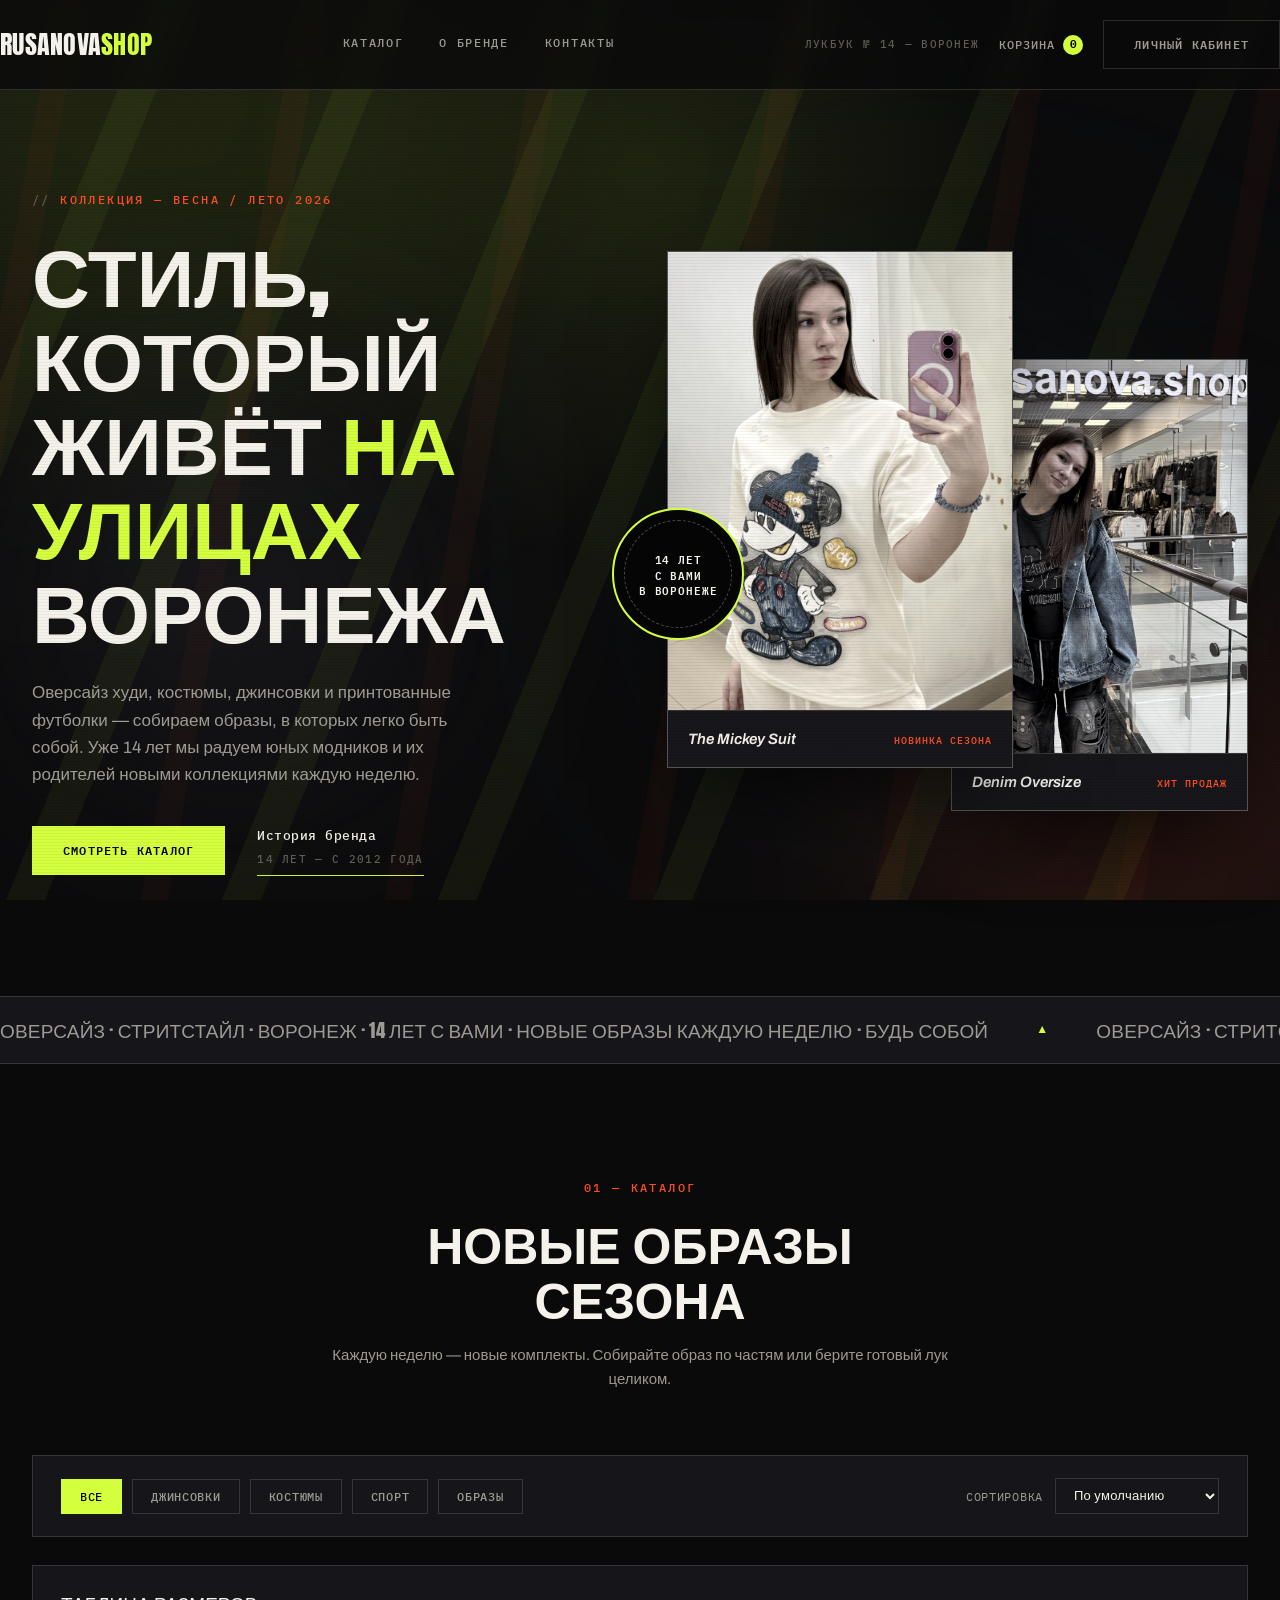
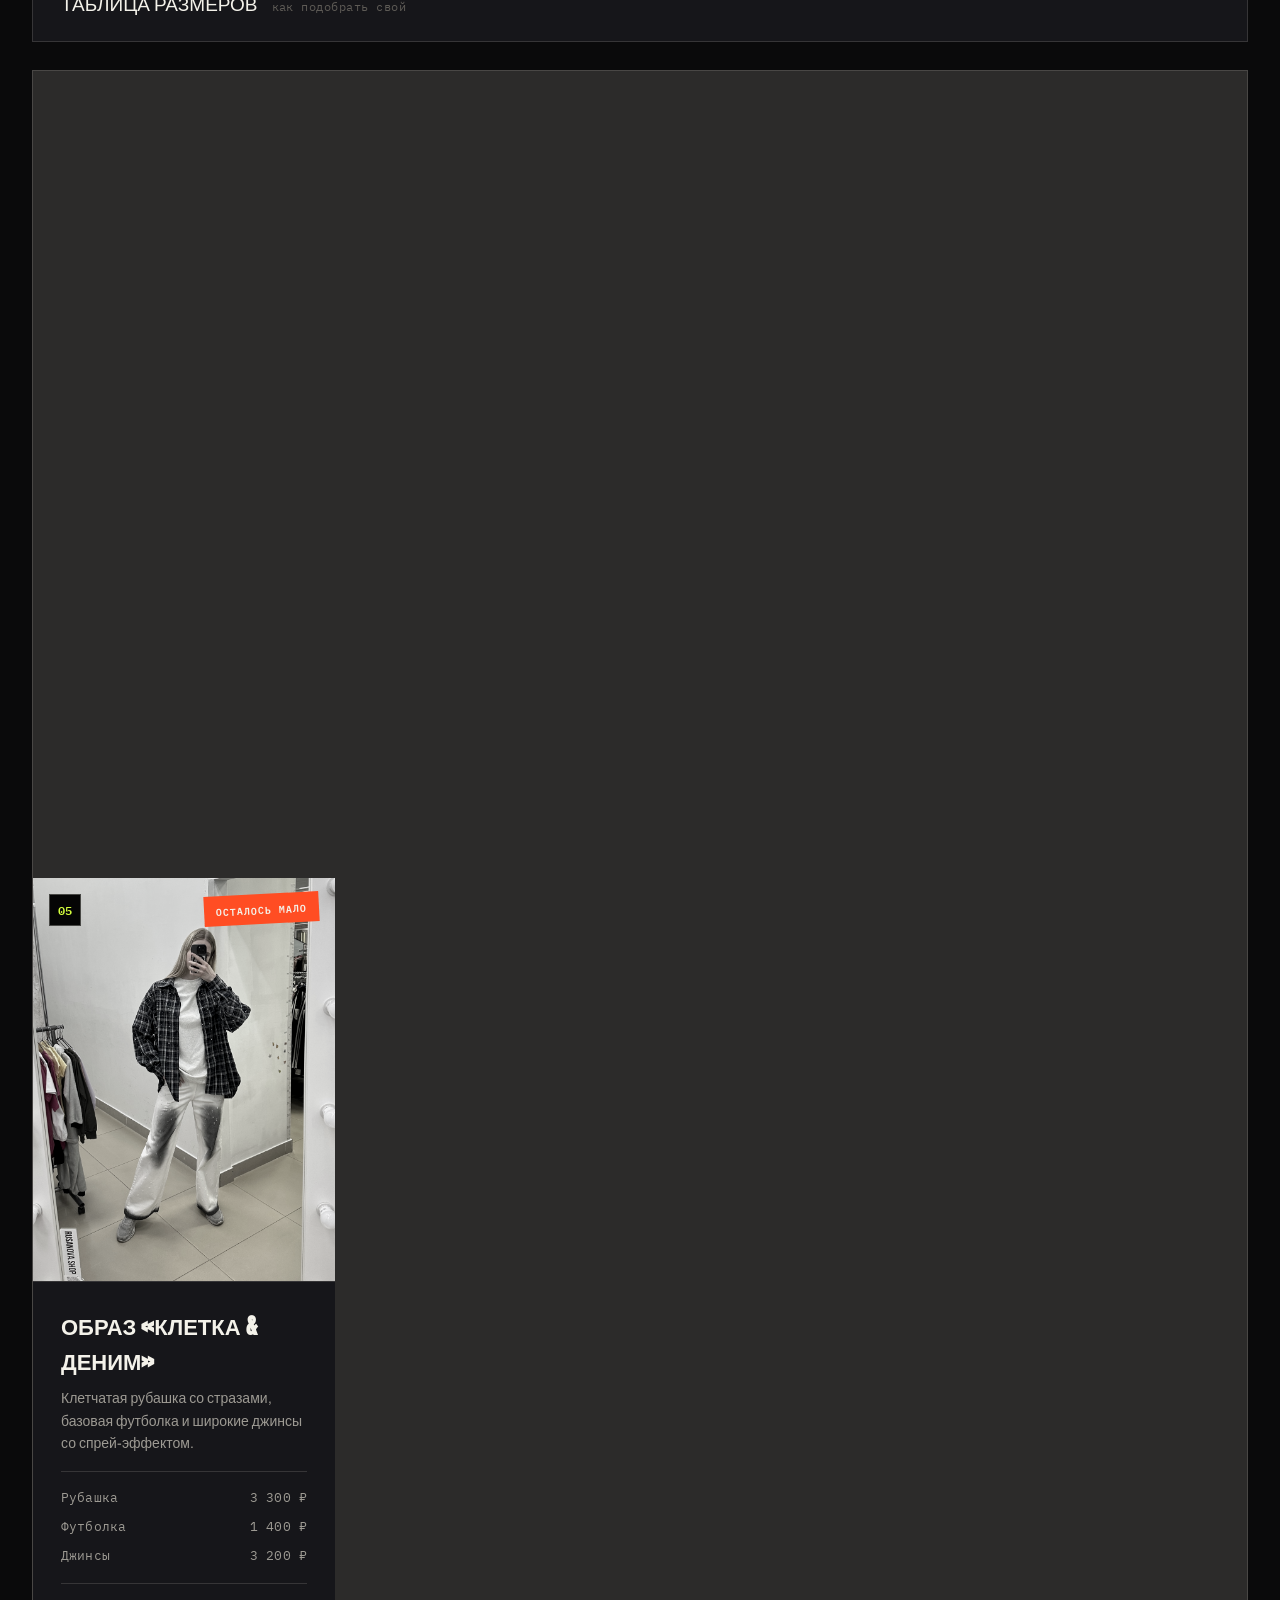
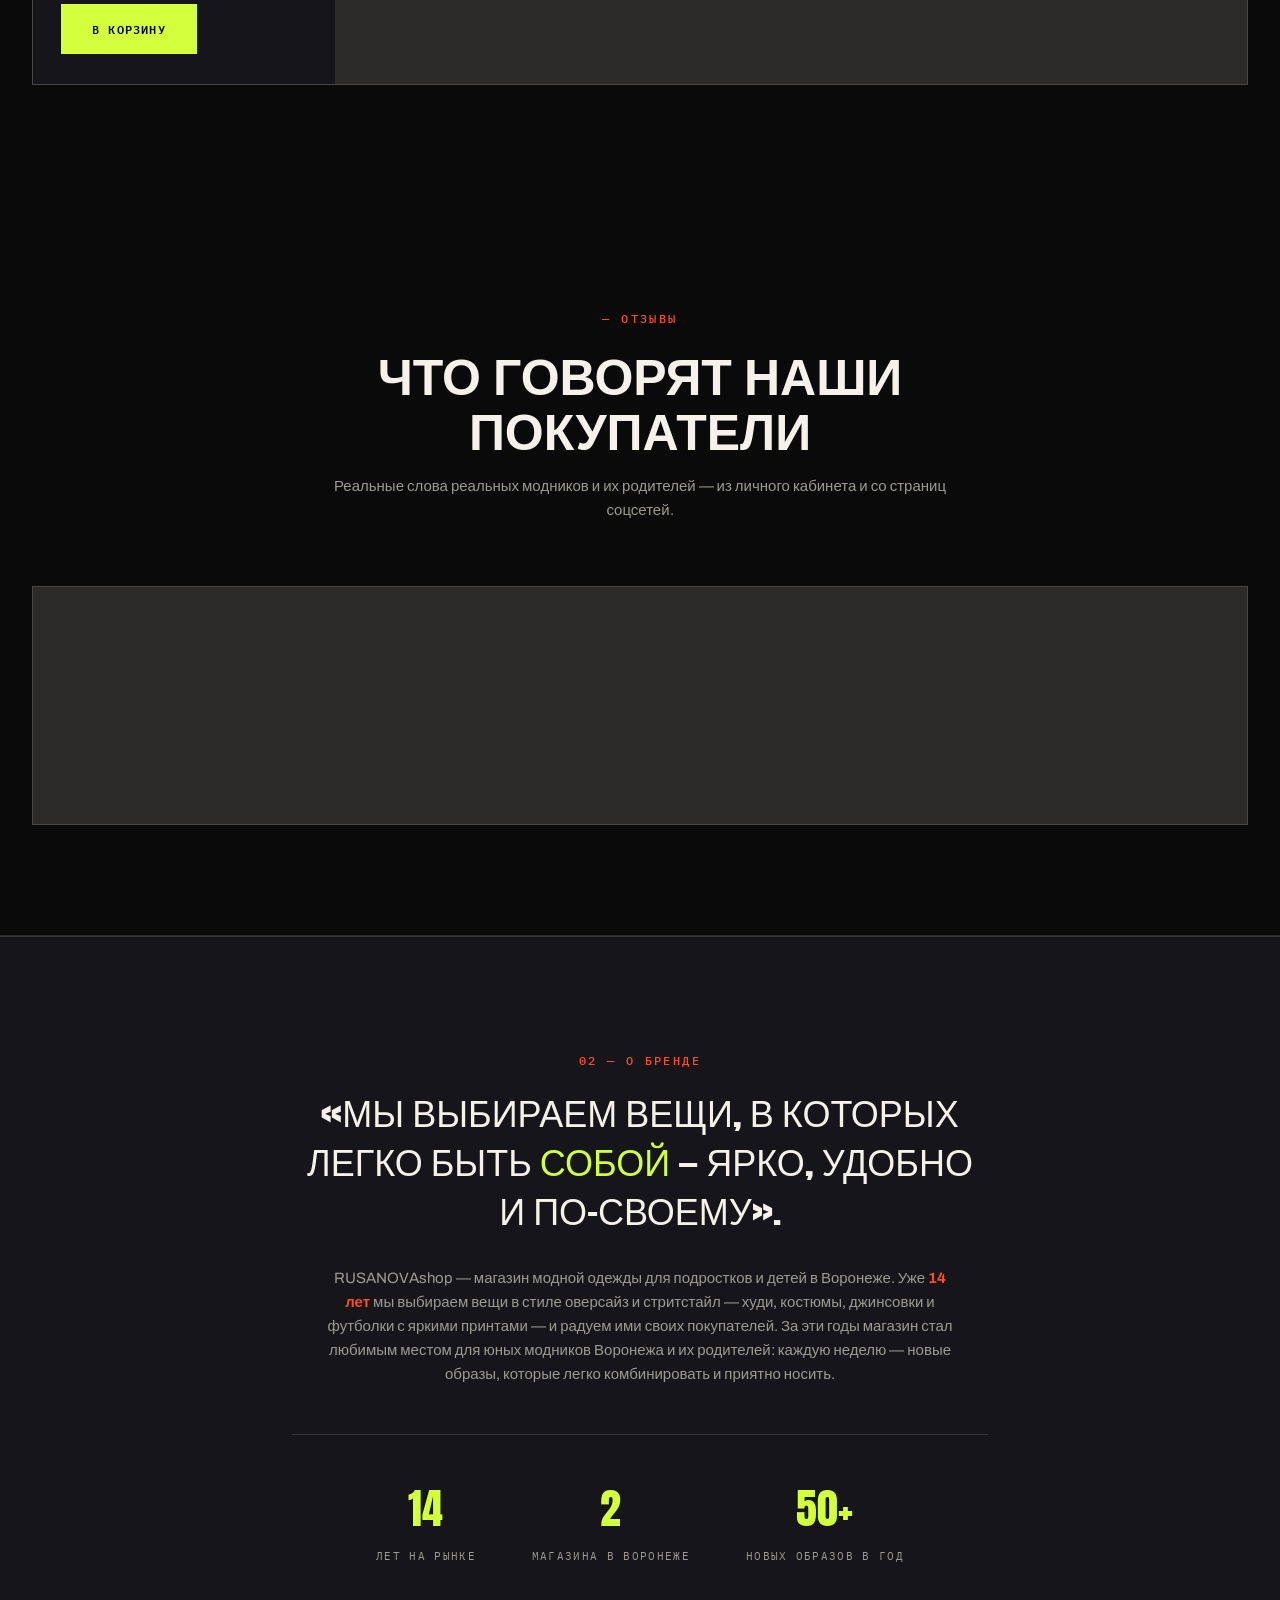
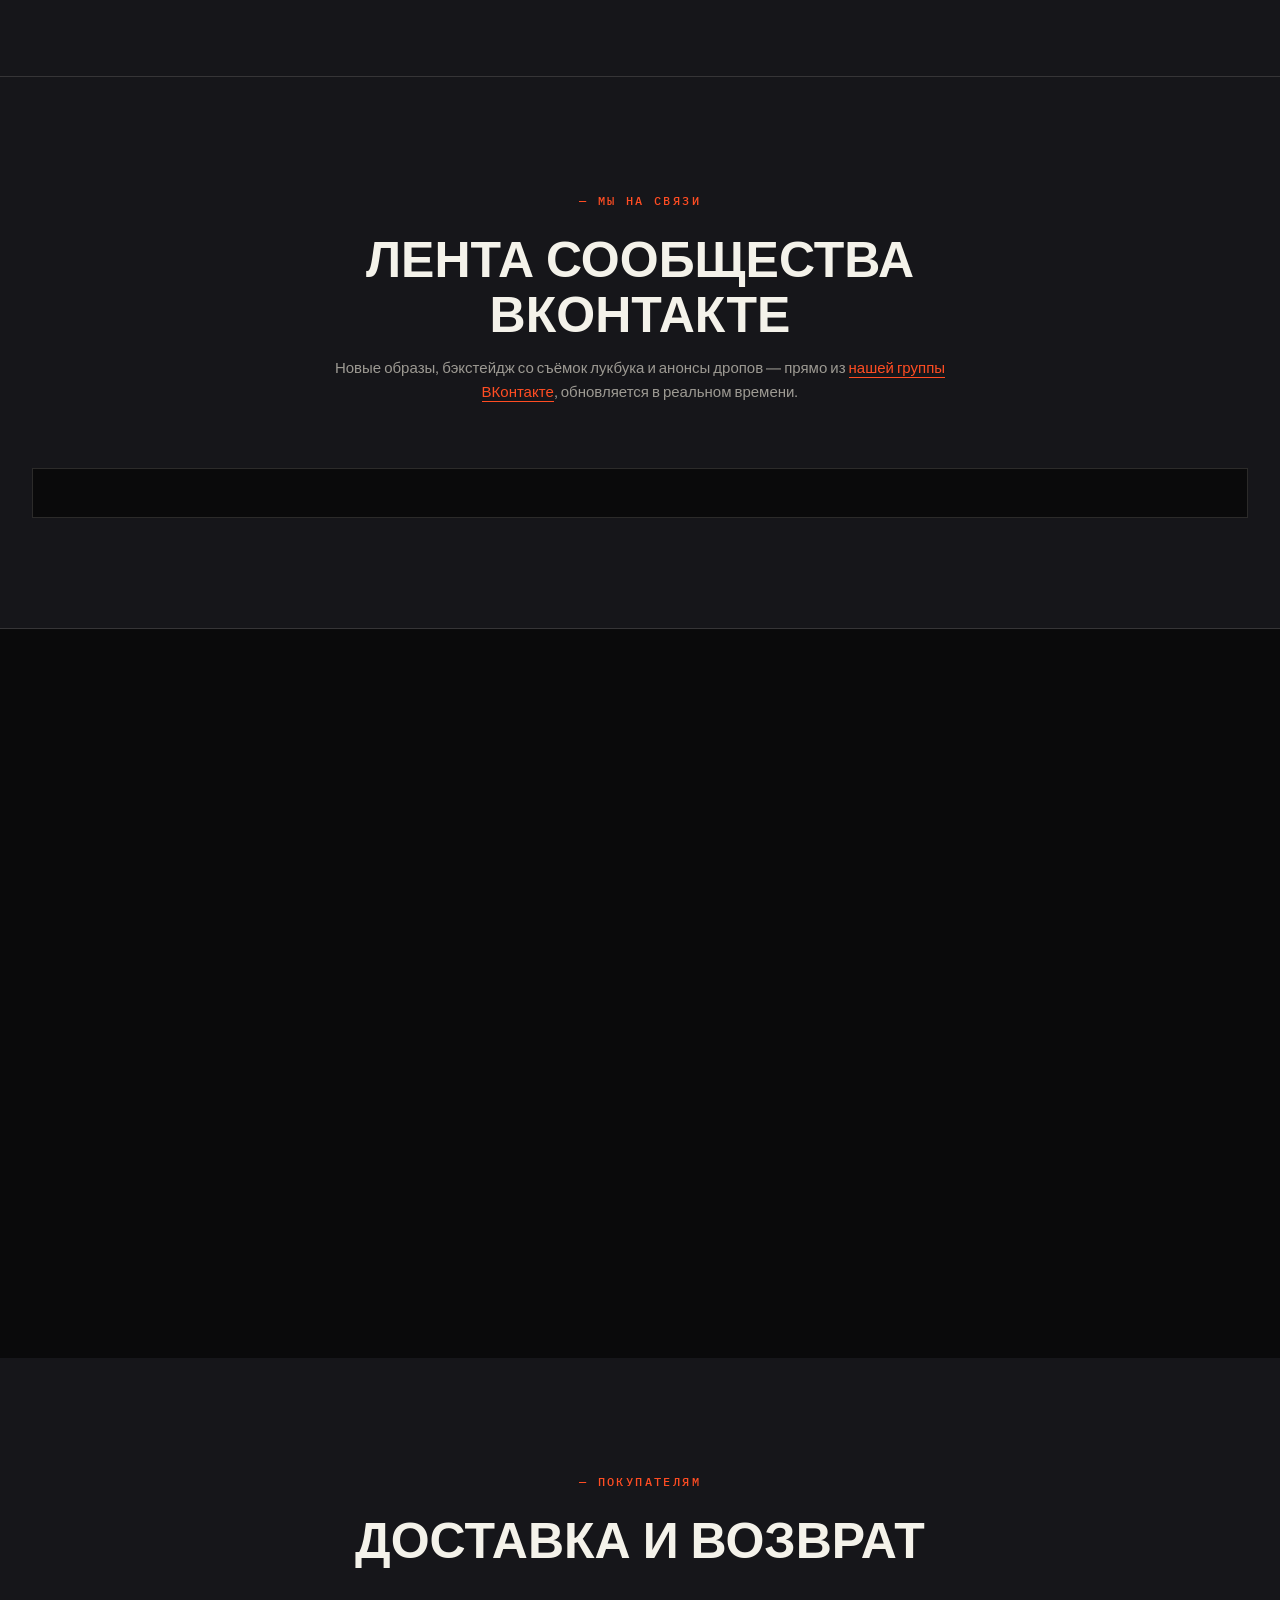
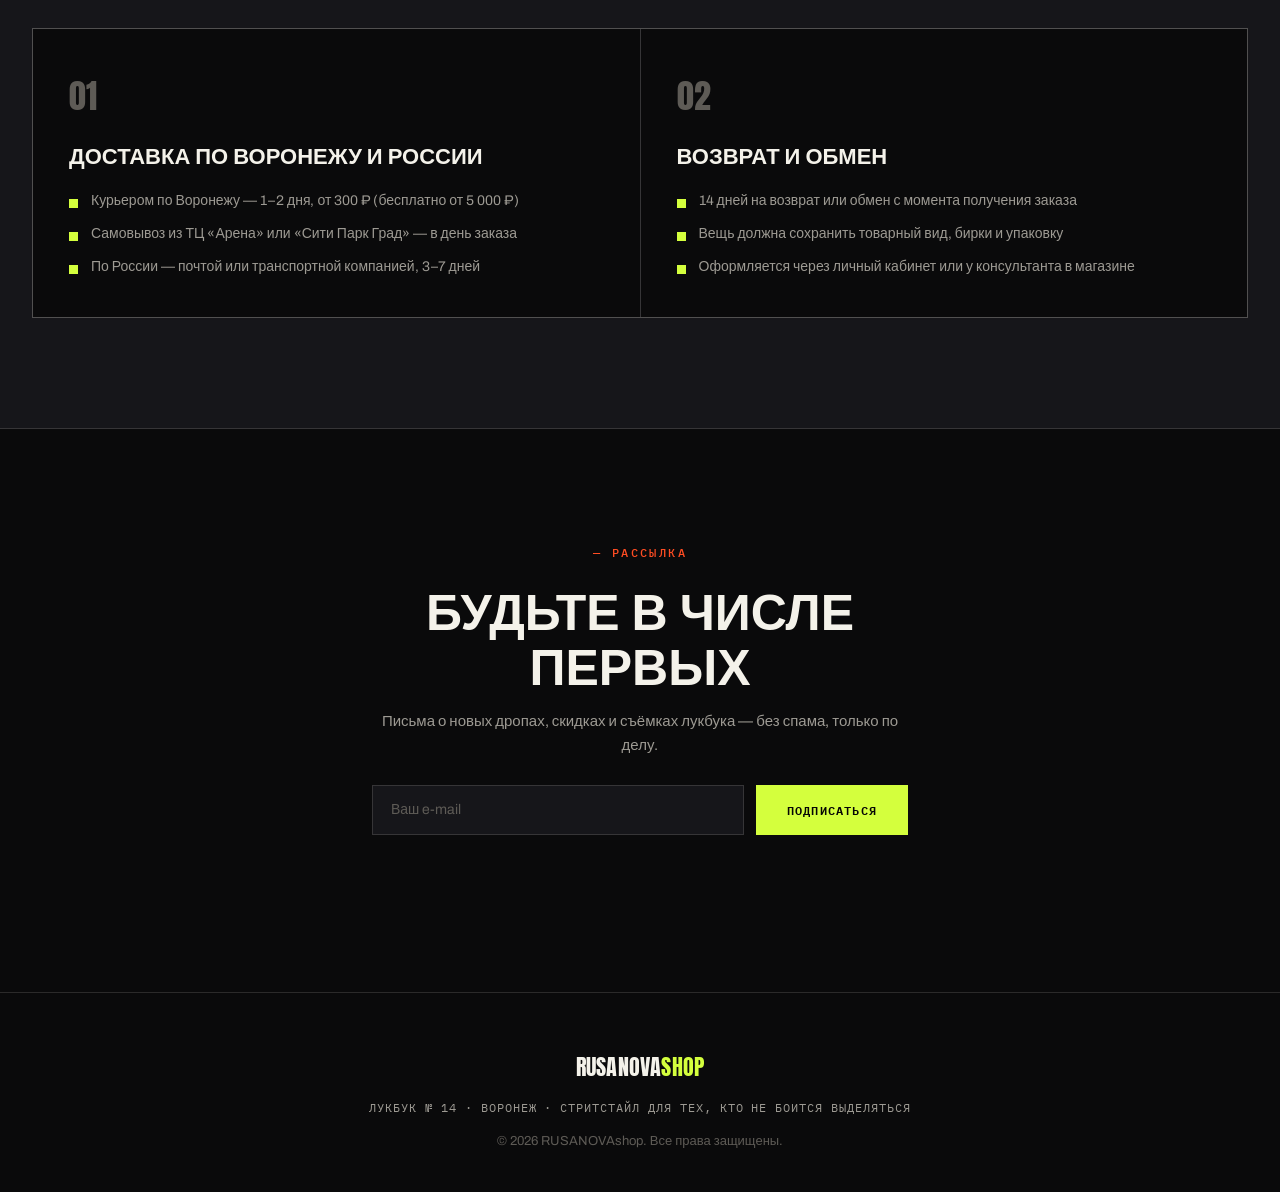
<file: index.html>
<!DOCTYPE html>
<html lang="ru">
<head>
<meta charset="UTF-8">
<meta name="viewport" content="width=device-width, initial-scale=1.0">
<title>RUSANOVAshop — модная одежда для подростков и детей в Воронеже</title>
<meta name="description" content="RUSANOVAshop — оверсайз-джинсовки, костюмы и спортивные комплекты для подростков и детей. 14 лет в Воронеже, два магазина в городе, доставка по России.">
<meta property="og:type" content="website">
<meta property="og:locale" content="ru_RU">
<meta property="og:site_name" content="RUSANOVAshop">
<meta property="og:title" content="RUSANOVAshop — модная одежда для подростков и детей в Воронеже">
<meta property="og:description" content="Оверсайз-джинсовки, костюмы и спортивные комплекты для подростков. 14 лет на рынке, два магазина в Воронеже, доставка по России.">
<meta property="og:image" content="images/product1.web.jpg">
<meta property="og:url" content="https://rusanovashop.ru/">
<meta name="twitter:card" content="summary_large_image">
<meta name="twitter:title" content="RUSANOVAshop — модная одежда для подростков и детей в Воронеже">
<meta name="twitter:description" content="Оверсайз-джинсовки, костюмы и спортивные комплекты для подростков. 14 лет на рынке, два магазина в Воронеже.">
<meta name="twitter:image" content="images/product1.web.jpg">
<link rel="preconnect" href="https://fonts.googleapis.com">
<link rel="preconnect" href="https://fonts.gstatic.com" crossorigin>
<link href="https://fonts.googleapis.com/css2?family=Anton&family=Archivo:ital,wght@0,400;0,500;0,600;0,700;0,800;1,400;1,500;1,600&family=IBM+Plex+Mono:wght@400;500;600;700&display=swap" rel="stylesheet">
<link rel="stylesheet" href="styles.css">
</head>
<body>
<div class="bg-animated"><span></span><span></span><span></span><span></span></div>
<div class="light-rays"><span></span></div>
<header class="site-header">
  <div class="container header-inner">
    <a href="index.html" class="logo">RUSANOVA<span>shop</span></a>
    <nav class="main-nav">
      <a href="index.html#catalog">Каталог</a>
      <a href="index.html#about">О бренде</a>
      <a href="index.html#contacts">Контакты</a>
    </nav>
    <div class="header-actions">
      <span class="issue-tag">Лукбук № 14 — Воронеж</span>
      <a href="payment.html" class="cart-link" aria-label="Корзина">
        Корзина <span class="cart-count" id="cart-count">0</span>
      </a>
      <a href="cabinet.html" class="btn btn-ghost">Личный кабинет</a>
    </div>
  </div>
</header>

<section class="hero">
  <div class="container hero-grid">
    <div class="hero-copy">
      <span class="hero-eyebrow">Коллекция — Весна / Лето 2026</span>
      <h1 class="hero-title">Стиль, который<br>живёт <em>на улицах</em><br>Воронежа</h1>
      <p class="hero-text">Оверсайз худи, костюмы, джинсовки и принтованные футболки — собираем образы, в которых легко быть собой. Уже 14 лет мы радуем юных модников и их родителей новыми коллекциями каждую неделю.</p>
      <div class="hero-actions">
        <a href="#catalog" class="btn btn-primary">Смотреть каталог</a>
        <a href="#about" class="explore-link">История бренда<span class="explore-date">14 лет — с 2012 года</span></a>
      </div>
    </div>
    <div class="hero-collage">
      <span class="hero-badge">14 лет<br>с вами<br>в Воронеже</span>
      <figure class="collage-card collage-card--a reveal">
        <img src="images/product2.web.jpg" alt="Костюм Mickey Oversize — футболка с принтом и свободные штаны">
        <figcaption><span>The Mickey Suit</span><i>Новинка сезона</i></figcaption>
      </figure>
      <figure class="collage-card collage-card--b reveal">
        <img src="images/product1.web.jpg" alt="Оверсайз-джинсовка с футболкой и штанами">
        <figcaption><span>Denim Oversize</span><i>Хит продаж</i></figcaption>
      </figure>
    </div>
  </div>
</section>

<div class="ticker" aria-hidden="true">
  <div class="ticker-track">
    <span>Оверсайз · Стритстайл · Воронеж · 14 лет с вами · Новые образы каждую неделю · Будь собой</span>
    <span>Оверсайз · Стритстайл · Воронеж · 14 лет с вами · Новые образы каждую неделю · Будь собой</span>
  </div>
</div>

<section id="catalog" class="catalog">
  <div class="container">
    <div class="section-head">
      <span class="section-eyebrow">01 — Каталог</span>
      <h2 class="section-title">Новые образы сезона</h2>
      <p class="section-note">Каждую неделю — новые комплекты. Собирайте образ по частям или берите готовый лук целиком.</p>
    </div>

    <div class="catalog-controls reveal">
      <div class="filter-group" role="group" aria-label="Фильтр по категориям">
        <button class="filter-btn active" data-filter="all" type="button">Все</button>
        <button class="filter-btn" data-filter="denim" type="button">Джинсовки</button>
        <button class="filter-btn" data-filter="suits" type="button">Костюмы</button>
        <button class="filter-btn" data-filter="sport" type="button">Спорт</button>
        <button class="filter-btn" data-filter="looks" type="button">Образы</button>
      </div>
      <label class="sort-control">
        <span>Сортировка</span>
        <select id="sort-select">
          <option value="default">По умолчанию</option>
          <option value="asc">Сначала дешевле</option>
          <option value="desc">Сначала дороже</option>
        </select>
      </label>
    </div>

    <details class="size-guide reveal">
      <summary>Таблица размеров <span>как подобрать свой</span></summary>
      <table>
        <thead>
          <tr><th>Размер</th><th>Рост, см</th><th>Грудь, см</th><th>Возраст (ориентир)</th></tr>
        </thead>
        <tbody>
          <tr><td>XS (40)</td><td>140–146</td><td>72–76</td><td>9–10 лет</td></tr>
          <tr><td>S (42)</td><td>146–152</td><td>76–80</td><td>11–12 лет</td></tr>
          <tr><td>M (44)</td><td>152–158</td><td>80–84</td><td>13–14 лет</td></tr>
          <tr><td>L (46)</td><td>158–164</td><td>84–88</td><td>15–16 лет</td></tr>
        </tbody>
      </table>
      <p>Вещи в нашем каталоге — оверсайз: если сомневаетесь между размерами, берите меньший для приталенной посадки или больший — для свободной.</p>
    </details>

    <div class="product-grid" id="product-grid">

      <article class="product-card reveal" data-category="denim" data-base-price="4600">
        <span class="product-index">01</span>
        <div class="img-wrap">
          <img src="images/product1.web.jpg" alt="Оверсайз джинсовка с футболкой и штанами">
        </div>
        <div class="product-info">
          <h3>Оверсайз-джинсовка</h3>
          <p class="product-desc">Объёмная джинсовая куртка, сочетается с футболкой и штанами в комплекте.</p>
          <ul class="price-list">
            <li><span>Джинсовка</span><span>4 600 ₽</span></li>
            <li><span>Футболка</span><span>1 600 ₽</span></li>
            <li><span>Штаны</span><span>3 400 ₽</span></li>
          </ul>
          <button class="btn btn-primary add-to-cart" data-name="Оверсайз-джинсовка" data-price="4600">В корзину</button>
        </div>
      </article>

      <article class="product-card reveal" data-category="suits" data-base-price="3700">
        <span class="product-index">02</span>
        <div class="img-wrap">
          <span class="tag tag-new">Новинка</span>
          <img src="images/product2.web.jpg" alt="Костюм с футболкой Mickey и штанами">
        </div>
        <div class="product-info">
          <h3>Костюм Mickey Oversize</h3>
          <p class="product-desc">Мягкий молочный костюм: футболка с винтажным принтом Mickey и свободные штаны.</p>
          <ul class="price-list">
            <li><span>Футболка</span><span>1 600 ₽</span></li>
            <li><span>Штаны</span><span>2 100 ₽</span></li>
          </ul>
          <button class="btn btn-primary add-to-cart" data-name="Костюм Mickey Oversize" data-price="3700">В корзину</button>
        </div>
      </article>

      <article class="product-card reveal" data-category="suits" data-base-price="6200">
        <span class="product-index">03</span>
        <div class="img-wrap">
          <img src="images/product3.web.jpg" alt="Костюм: клетчатая рубашка с принтом Mickey и штаны">
        </div>
        <div class="product-info">
          <h3>Костюм «Клетка Mickey»</h3>
          <p class="product-desc">Рубашка-оверсайз в клетку с капюшоном и принтом, штаны в тон — готовый образ.</p>
          <ul class="price-list">
            <li><span>Костюм (комплект)</span><span>6 200 ₽</span></li>
          </ul>
          <button class="btn btn-primary add-to-cart" data-name="Костюм «Клетка Mickey»" data-price="6200">В корзину</button>
        </div>
      </article>

      <article class="product-card reveal" data-category="sport" data-base-price="5400">
        <span class="product-index">04</span>
        <div class="img-wrap">
          <img src="images/product4.web.jpg" alt="Спортивный костюм с лампасами и карго-брюками">
        </div>
        <div class="product-info">
          <h3>Спортивный костюм Cargo</h3>
          <p class="product-desc">Чёрный лонгслив с лампасами и карго-брюки — удобный образ на каждый день.</p>
          <ul class="price-list">
            <li><span>Костюм (комплект)</span><span>5 400 ₽</span></li>
          </ul>
          <button class="btn btn-primary add-to-cart" data-name="Спортивный костюм Cargo" data-price="5400">В корзину</button>
        </div>
      </article>

      <article class="product-card reveal" data-category="looks" data-base-price="3300">
        <span class="product-index">05</span>
        <div class="img-wrap">
          <span class="tag tag-low">Осталось мало</span>
          <img src="images/product5.web.jpg" alt="Клетчатая рубашка, футболка и джинсы">
        </div>
        <div class="product-info">
          <h3>Образ «Клетка & Деним»</h3>
          <p class="product-desc">Клетчатая рубашка со стразами, базовая футболка и широкие джинсы со спрей-эффектом.</p>
          <ul class="price-list">
            <li><span>Рубашка</span><span>3 300 ₽</span></li>
            <li><span>Футболка</span><span>1 400 ₽</span></li>
            <li><span>Джинсы</span><span>3 200 ₽</span></li>
          </ul>
          <button class="btn btn-primary add-to-cart" data-name="Образ «Клетка & Деним»" data-price="3300">В корзину</button>
        </div>
      </article>

    </div>
  </div>
</section>

<section class="reviews">
  <div class="container">
    <div class="section-head">
      <span class="section-eyebrow">— Отзывы</span>
      <h2 class="section-title">Что говорят наши покупатели</h2>
      <p class="section-note">Реальные слова реальных модников и их родителей — из личного кабинета и со страниц соцсетей.</p>
    </div>
    <div class="reviews-grid">
      <blockquote class="review-card reveal">
        <p>«Сын донашивает джинсовку второй сезон — оверсайз сидит так же круто, ткань не "убилась". Берём уже третью вещь из этого магазина».</p>
        <footer><span>Анна, мама Макара</span><i>Покупка: Оверсайз-джинсовка</i></footer>
      </blockquote>
      <blockquote class="review-card reveal">
        <p>«Костюм Mickey — топ! Дочка не снимает, говорит, в школе все спрашивают, где взяла. Размер подошёл идеально по таблице на сайте».</p>
        <footer><span>Светлана, Воронеж</span><i>Покупка: Костюм Mickey Oversize</i></footer>
      </blockquote>
      <blockquote class="review-card reveal">
        <p>«Заказывал самовывозом из ТЦ «Арена» — всё было готово через час, на кассе подсказали по размеру. Вернусь за спортивным костюмом».</p>
        <footer><span>Игорь, 16 лет</span><i>Покупка: Спортивный костюм Cargo</i></footer>
      </blockquote>
    </div>
  </div>
</section>

<section id="about" class="about">
  <div class="container about-inner reveal">
    <span class="section-eyebrow">02 — О бренде</span>
    <blockquote class="about-quote">«Мы выбираем вещи, в которых легко быть <em>собой</em> — ярко, удобно и по-своему».</blockquote>
    <p class="about-text">RUSANOVAshop — магазин модной одежды для подростков и детей в Воронеже. Уже <strong>14 лет</strong> мы выбираем вещи в стиле оверсайз и стритстайл — худи, костюмы, джинсовки и футболки с яркими принтами — и радуем ими своих покупателей. За эти годы магазин стал любимым местом для юных модников Воронежа и их родителей: каждую неделю — новые образы, которые легко комбинировать и приятно носить.</p>
    <div class="about-stats">
      <div class="stat"><span class="stat-num">14</span><span class="stat-label">лет на рынке</span></div>
      <div class="stat"><span class="stat-num">2</span><span class="stat-label">магазина в Воронеже</span></div>
      <div class="stat"><span class="stat-num">50+</span><span class="stat-label">новых образов в год</span></div>
    </div>
  </div>
</section>

<section class="social">
  <div class="container">
    <div class="section-head">
      <span class="section-eyebrow">— Мы на связи</span>
      <h2 class="section-title">Лента сообщества ВКонтакте</h2>
      <p class="section-note">Новые образы, бэкстейдж со съёмок лукбука и анонсы дропов — прямо из <a href="https://vk.com/club211383912" target="_blank" rel="noopener">нашей группы ВКонтакте</a>, обновляется в реальном времени.</p>
    </div>
    <div class="vk-widget-wrap reveal">
      <div id="vk_groups"></div>
    </div>
  </div>
</section>
<script type="text/javascript" src="https://vk.com/js/api/openapi.js?169" async defer></script>
<script type="text/javascript">
  window.vkAsyncInit = function () {
    VK.Widgets.Group("vk_groups", {
      mode: 3,
      width: "auto",
      height: "500",
      color1: "FFFFFF",
      color2: "756C5C",
      color3: "9A4527"
    }, 211383912);
  };
</script>

<section id="contacts" class="contacts">
  <div class="container reveal">
    <div class="section-head">
      <span class="section-eyebrow">03 — Контакты</span>
      <h2 class="section-title">Найдите нас в Воронеже</h2>
    </div>
    <div class="store-list">
      <div class="store-card">
        <button class="store-index" type="button" aria-label="Показать ТЦ «Арена» на карте">
          A
          <span class="store-map">
            <iframe src="https://yandex.ru/map-widget/v1/?text=Воронеж, бульвар Победы, 23Б&z=16&l=map" loading="lazy" title="Карта — ТЦ «Арена», бульвар Победы, 23Б" referrerpolicy="no-referrer-when-downgrade"></iframe>
            <span class="map-pin" aria-hidden="true">
              <span class="map-pin-badge"><em>Rs</em><i>RUSANOVAshop</i></span>
              <span class="map-pin-tail"></span>
            </span>
          </span>
        </button>
        <h3>ТЦ «Арена»</h3>
        <p>Бульвар Победы, 23Б · 3 этаж</p>
        <div class="store-hours">
          <span class="store-hours-label">Режим работы</span>
          <ul>
            <li><span>Пн</span><span>10:00 – 22:00</span></li>
            <li><span>Вт</span><span>10:00 – 22:00</span></li>
            <li><span>Ср</span><span>10:00 – 22:00</span></li>
            <li><span>Чт</span><span>10:00 – 22:00</span></li>
            <li><span>Пт</span><span>10:00 – 22:00</span></li>
            <li><span>Сб</span><span>10:00 – 22:00</span></li>
            <li><span>Вс</span><span>10:00 – 22:00</span></li>
          </ul>
        </div>
      </div>
      <div class="store-card">
        <button class="store-index" type="button" aria-label="Показать RUSANOVA.shop на карте">
          B
          <span class="store-map">
            <iframe src="https://yandex.ru/map-widget/v1/?text=Воронеж, ТРЦ Сити-Парк-Град, улица Шишкова&z=16&l=map" loading="lazy" title="Карта — RUSANOVA.shop, ТРЦ «Сити Парк Град»" referrerpolicy="no-referrer-when-downgrade"></iframe>
            <span class="map-pin" aria-hidden="true">
              <span class="map-pin-badge"><em>Rs</em><i>RUSANOVAshop</i></span>
              <span class="map-pin-tail"></span>
            </span>
          </span>
        </button>
        <h3>RUSANOVA.shop</h3>
        <p>ТРЦ «Сити Парк Град» · 2 этаж</p>
        <div class="store-hours">
          <span class="store-hours-label">Режим работы</span>
          <ul>
            <li><span>Пн</span><span>10:00 – 22:00</span></li>
            <li><span>Вт</span><span>10:00 – 22:00</span></li>
            <li><span>Ср</span><span>10:00 – 22:00</span></li>
            <li><span>Чт</span><span>10:00 – 22:00</span></li>
            <li><span>Пт</span><span>10:00 – 22:00</span></li>
            <li><span>Сб</span><span>10:00 – 22:00</span></li>
            <li><span>Вс</span><span>10:00 – 22:00</span></li>
          </ul>
        </div>
      </div>
    </div>
    <p class="contacts-meta">г. Воронеж · ежедневно с 10:00 до 21:00</p>
    <p class="contacts-meta">Связаться с нами: <a href="tel:+79102893215" class="contacts-phone">+7 (910) 289-32-15</a></p>
    <p class="contacts-meta">Заказы и вопросы — через личный кабинет или по телефону выше.</p>
  </div>
</section>

<section class="delivery">
  <div class="container">
    <div class="section-head">
      <span class="section-eyebrow">— Покупателям</span>
      <h2 class="section-title">Доставка и возврат</h2>
    </div>
    <div class="delivery-grid">
      <div class="delivery-card reveal">
        <span class="delivery-num">01</span>
        <h3>Доставка по Воронежу и России</h3>
        <ul>
          <li>Курьером по Воронежу — 1–2 дня, от 300 ₽ (бесплатно от 5 000 ₽)</li>
          <li>Самовывоз из ТЦ «Арена» или «Сити Парк Град» — в день заказа</li>
          <li>По России — почтой или транспортной компанией, 3–7 дней</li>
        </ul>
      </div>
      <div class="delivery-card reveal">
        <span class="delivery-num">02</span>
        <h3>Возврат и обмен</h3>
        <ul>
          <li>14 дней на возврат или обмен с момента получения заказа</li>
          <li>Вещь должна сохранить товарный вид, бирки и упаковку</li>
          <li>Оформляется через личный кабинет или у консультанта в магазине</li>
        </ul>
      </div>
    </div>
  </div>
</section>

<section class="newsletter">
  <div class="container newsletter-inner reveal">
    <span class="section-eyebrow">— Рассылка</span>
    <h2 class="section-title">Будьте в числе первых</h2>
    <p class="section-note">Письма о новых дропах, скидках и съёмках лукбука — без спама, только по делу.</p>
    <form id="newsletter-form" class="newsletter-form">
      <input type="email" id="newsletter-email" placeholder="Ваш e-mail" required>
      <button type="submit" class="btn btn-primary">Подписаться</button>
    </form>
    <p class="form-msg" id="newsletter-msg"></p>
  </div>
</section>

<footer class="site-footer">
  <div class="container footer-inner">
    <span class="logo footer-logo">RUSANOVA<span>shop</span></span>
    <p class="footer-meta">Лукбук № 14 · Воронеж · Стритстайл для тех, кто не боится выделяться</p>
    <p class="footer-copy">&copy; 2026 RUSANOVAshop. Все права защищены.</p>
  </div>
</footer>

<script src="script.js"></script>
</body>
</html>
</file>
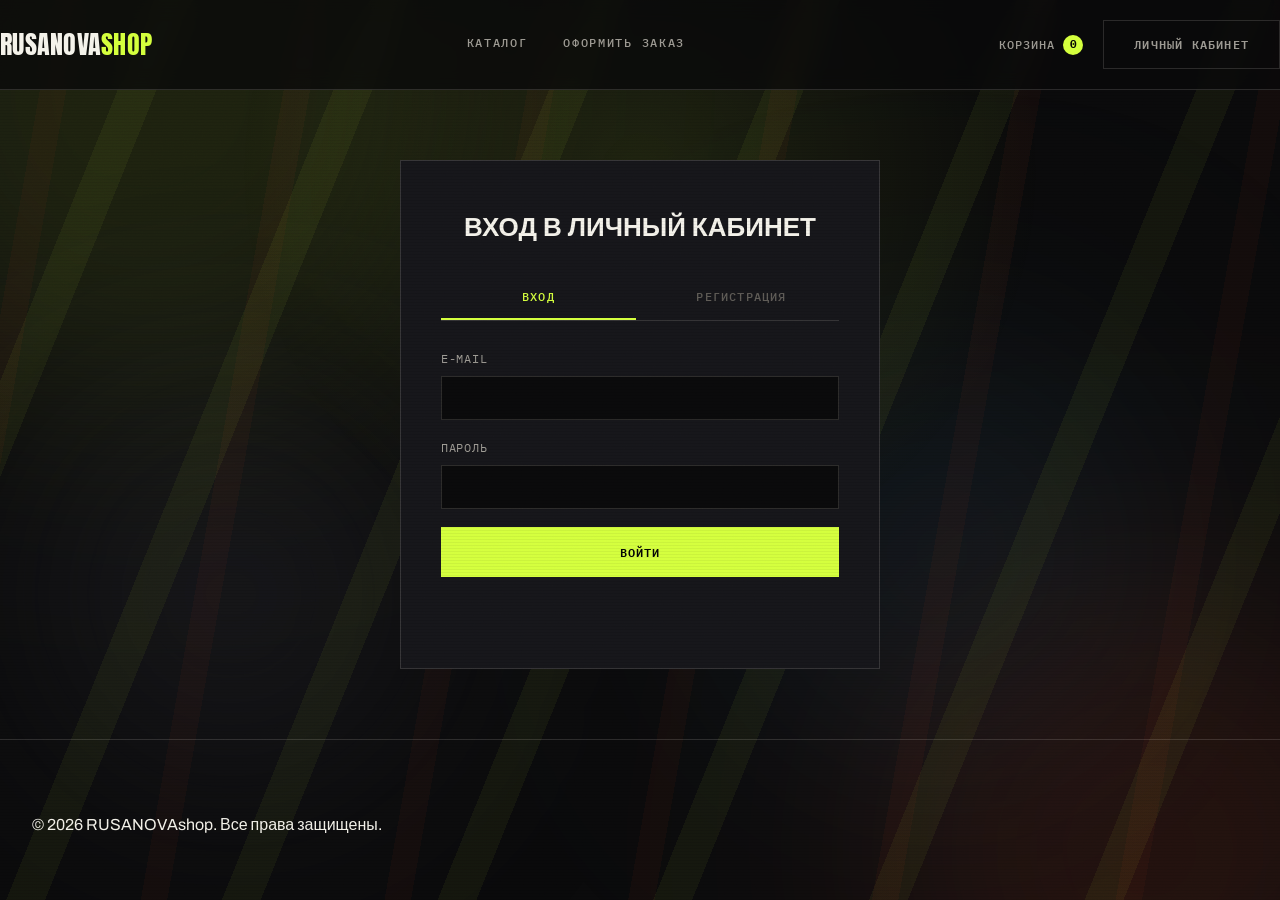
<file: cabinet.html>
<!DOCTYPE html>
<html lang="ru">
<head>
<meta charset="UTF-8">
<meta name="viewport" content="width=device-width, initial-scale=1.0">
<title>Личный кабинет — RUSANOVAshop</title>
<meta name="description" content="Личный кабинет RUSANOVAshop — вход, регистрация и история заказов.">
<meta name="robots" content="noindex, follow">
<meta property="og:type" content="website">
<meta property="og:site_name" content="RUSANOVAshop">
<meta property="og:title" content="Личный кабинет — RUSANOVAshop">
<meta property="og:description" content="Вход, регистрация и история заказов в RUSANOVAshop.">
<meta property="og:image" content="images/product1.web.jpg">
<link rel="preconnect" href="https://fonts.googleapis.com">
<link rel="preconnect" href="https://fonts.gstatic.com" crossorigin>
<link href="https://fonts.googleapis.com/css2?family=Anton&family=Archivo:ital,wght@0,400;0,500;0,600;0,700;0,800;1,400;1,500;1,600&family=IBM+Plex+Mono:wght@400;500;600;700&display=swap" rel="stylesheet">
<link rel="stylesheet" href="styles.css">
</head>
<body>
<div class="bg-animated"><span></span><span></span><span></span><span></span></div>
<div class="light-rays"><span></span></div>
<header class="site-header">
  <div class="container header-inner">
    <a href="index.html" class="logo">RUSANOVA<span>shop</span></a>
    <nav class="main-nav">
      <a href="index.html#catalog">Каталог</a>
      <a href="payment.html">Оформить заказ</a>
    </nav>
    <div class="header-actions">
      <a href="payment.html" class="cart-link" aria-label="Корзина">
        Корзина <span class="cart-count" id="cart-count">0</span>
      </a>
      <a href="cabinet.html" class="btn btn-ghost">Личный кабинет</a>
    </div>
  </div>
</header>

<main>
  <!-- Блок входа/регистрации: показывается, если пользователь не авторизован -->
  <div id="auth" class="form-page">
    <h2>Вход в личный кабинет</h2>
    <div class="form-tabs">
      <div class="form-tab active" data-target="login-panel">Вход</div>
      <div class="form-tab" data-target="register-panel">Регистрация</div>
    </div>

    <div id="login-panel" class="form-panel active">
      <form id="login-form">
        <div class="field">
          <label for="login-email">E-mail</label>
          <input type="email" id="login-email" required>
        </div>
        <div class="field">
          <label for="login-password">Пароль</label>
          <input type="password" id="login-password" required>
        </div>
        <button type="submit" class="btn btn-primary">Войти</button>
        <p class="form-msg" id="login-msg"></p>
      </form>
    </div>

    <div id="register-panel" class="form-panel">
      <form id="register-form">
        <div class="field">
          <label for="reg-name">Имя</label>
          <input type="text" id="reg-name" required>
        </div>
        <div class="field">
          <label for="reg-email">E-mail</label>
          <input type="email" id="reg-email" required>
        </div>
        <div class="field">
          <label for="reg-password">Пароль</label>
          <input type="password" id="reg-password" required minlength="4">
        </div>
        <button type="submit" class="btn btn-primary">Зарегистрироваться</button>
        <p class="form-msg" id="register-msg"></p>
      </form>
    </div>
  </div>

  <!-- Личный кабинет: заполняется скриптом, если пользователь авторизован -->
  <div id="account-block" class="account" style="display:none">
    <div class="account-card">
      <h3>Здравствуйте, <span id="account-name"></span>!</h3>
      <p>E-mail: <span id="account-email"></span></p>
      <button id="logout-btn" class="btn btn-ghost">Выйти из аккаунта</button>
    </div>
    <div class="account-card">
      <h3>Мои заказы</h3>
      <div id="orders-list"></div>
    </div>
    <div class="account-card">
      <h3>Дальнейшие шаги</h3>
      <p>Добавьте товары в корзину в каталоге и перейдите на <a href="payment.html">страницу оплаты</a>, чтобы оформить заказ.</p>
    </div>
  </div>
</main>

<footer class="site-footer">
  <div class="container">
    <p>&copy; 2026 RUSANOVAshop. Все права защищены.</p>
  </div>
</footer>

<script src="script.js"></script>
<script>
  // показать кабинет вместо формы входа, если пользователь уже авторизован
  (function () {
    const user = JSON.parse(localStorage.getItem('rusanova_user') || 'null');
    if (user) {
      document.getElementById('auth').style.display = 'none';
      document.getElementById('account-block').style.display = 'block';
    }
  })();
</script>
</body>
</html>
</file>
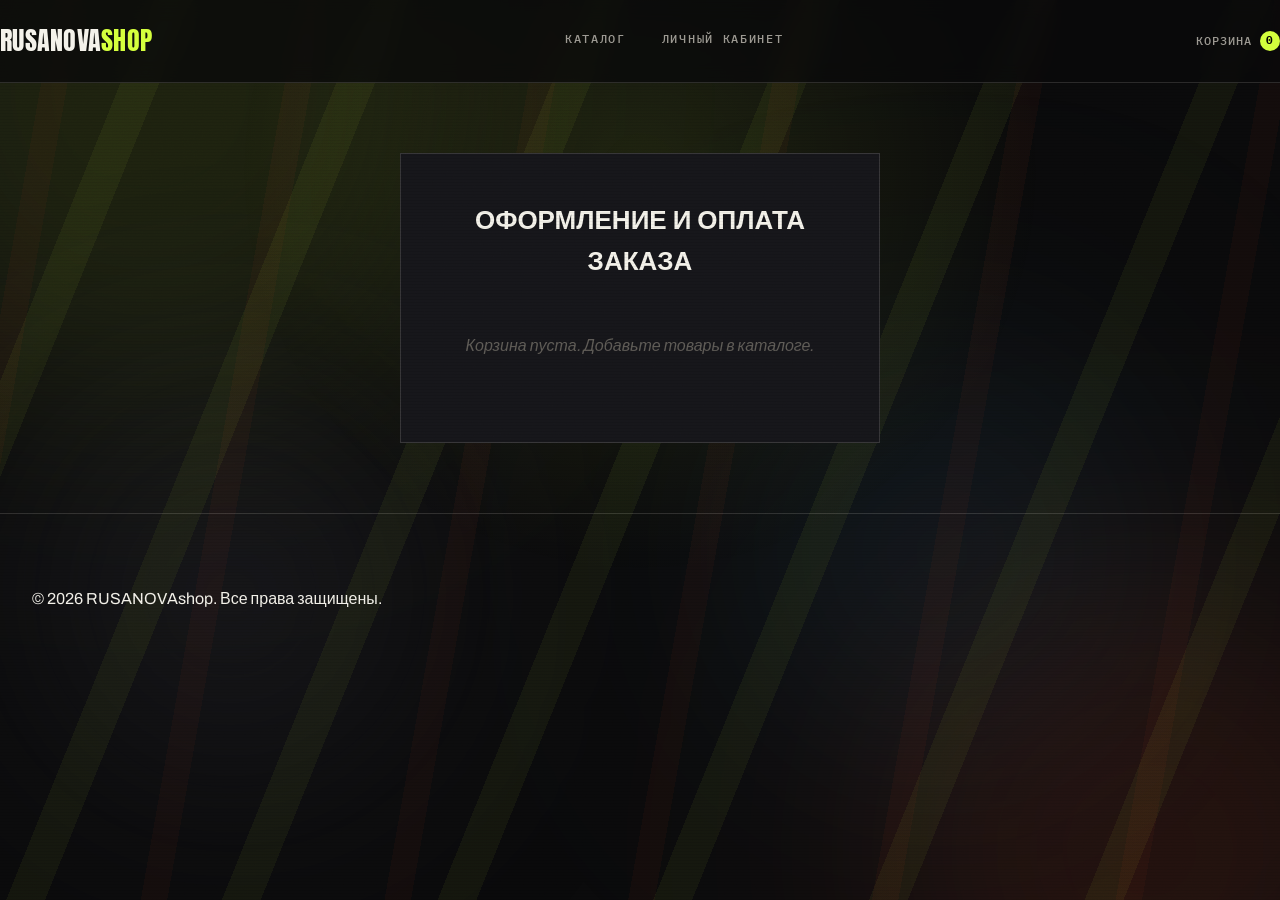
<file: payment.html>
<!DOCTYPE html>
<html lang="ru">
<head>
<meta charset="UTF-8">
<meta name="viewport" content="width=device-width, initial-scale=1.0">
<title>Оплата заказа — RUSANOVAshop</title>
<meta name="description" content="Оформление и оплата заказа в RUSANOVAshop — оверсайз-одежда для подростков с доставкой по Воронежу и России.">
<meta name="robots" content="noindex, follow">
<meta property="og:type" content="website">
<meta property="og:site_name" content="RUSANOVAshop">
<meta property="og:title" content="Оплата заказа — RUSANOVAshop">
<meta property="og:description" content="Оформление и оплата заказа в RUSANOVAshop.">
<meta property="og:image" content="images/product1.web.jpg">
<link rel="preconnect" href="https://fonts.googleapis.com">
<link rel="preconnect" href="https://fonts.gstatic.com" crossorigin>
<link href="https://fonts.googleapis.com/css2?family=Anton&family=Archivo:ital,wght@0,400;0,500;0,600;0,700;0,800;1,400;1,500;1,600&family=IBM+Plex+Mono:wght@400;500;600;700&display=swap" rel="stylesheet">
<link rel="stylesheet" href="styles.css">
</head>
<body>
<div class="bg-animated"><span></span><span></span><span></span><span></span></div>
<div class="light-rays"><span></span></div>
<header class="site-header">
  <div class="container header-inner">
    <a href="index.html" class="logo">RUSANOVA<span>shop</span></a>
    <nav class="main-nav">
      <a href="index.html#catalog">Каталог</a>
      <a href="cabinet.html">Личный кабинет</a>
    </nav>
    <div class="header-actions">
      <a href="payment.html" class="cart-link" aria-label="Корзина">
        Корзина <span class="cart-count" id="cart-count">0</span>
      </a>
    </div>
  </div>
</header>

<main>
  <div class="form-page">
    <h2>Оформление и оплата заказа</h2>

    <div id="pay-summary"></div>

    <form id="pay-form" style="margin-top: 24px;">
      <div class="field">
        <label for="pay-name">Получатель</label>
        <input type="text" id="pay-name" required>
      </div>
      <div class="field">
        <label for="pay-address">Адрес доставки (Воронеж)</label>
        <input type="text" id="pay-address" required>
      </div>
      <div class="field">
        <label for="pay-card">Номер карты</label>
        <input type="text" id="pay-card" inputmode="numeric" maxlength="19" placeholder="0000 0000 0000 0000" required>
      </div>
      <div style="display:flex; gap:12px;">
        <div class="field" style="flex:1">
          <label for="pay-expiry">Срок действия</label>
          <input type="text" id="pay-expiry" placeholder="ММ/ГГ" maxlength="5" required>
        </div>
        <div class="field" style="flex:1">
          <label for="pay-cvc">CVC</label>
          <input type="text" id="pay-cvc" inputmode="numeric" maxlength="3" required>
        </div>
      </div>
      <button type="submit" class="btn btn-primary">Оплатить</button>
      <p class="form-msg" id="pay-msg"></p>
    </form>
  </div>
</main>

<footer class="site-footer">
  <div class="container">
    <p>&copy; 2026 RUSANOVAshop. Все права защищены.</p>
  </div>
</footer>

<script src="script.js"></script>
</body>
</html>
</file>
<file: styles.css>
:root {
  --bg: #0a0a0b;
  --bg-deep: #050505;
  --surface: #16161a;
  --surface-soft: #1f1f24;
  --ink: #f4f2ea;
  --ink-soft: #9d9a93;
  --ink-faint: #5e5b56;
  --line: rgba(244, 242, 234, 0.14);
  --line-strong: rgba(244, 242, 234, 0.28);
  --acid: #d4ff3d;
  --acid-deep: #a8d419;
  --hazard: #ff4d23;
  --hazard-deep: #d6360f;
  --denim: #4fa3d8;
  --radius: 0px;
  --shadow: 0 40px 90px -30px rgba(0, 0, 0, 0.85);
  --pop: 7px 7px 0 var(--acid);
  --ease: cubic-bezier(.16,1,.3,1);
}

* { box-sizing: border-box; }

html { scroll-behavior: smooth; }

body {
  margin: 0;
  font-family: 'Archivo', sans-serif;
  background: var(--bg);
  color: var(--ink);
  line-height: 1.6;
  position: relative;
  -webkit-font-smoothing: antialiased;
}

/* Зерно поверх тёмной подложки — фактура чернового зина/трафарета */
body::after {
  content: '';
  position: fixed;
  inset: 0;
  z-index: 2;
  pointer-events: none;
  opacity: 0.1;
  mix-blend-mode: overlay;
  background-image: url("data:image/svg+xml,%3Csvg xmlns='http://www.w3.org/2000/svg' width='180' height='180'%3E%3Cfilter id='n'%3E%3CfeTurbulence type='fractalNoise' baseFrequency='0.9' numOctaves='2' stitchTiles='stitch'/%3E%3C/filter%3E%3Crect width='100%25' height='100%25' filter='url(%23n)'/%3E%3C/svg%3E");
}

/* Скан-линии — тонкий CRT/глитч-эффект по всей странице */
body::before {
  content: '';
  position: fixed;
  inset: 0;
  z-index: 3;
  pointer-events: none;
  opacity: 0.5;
  background: repeating-linear-gradient(
    to bottom,
    rgba(0,0,0,0) 0px,
    rgba(0,0,0,0) 2px,
    rgba(0,0,0,0.18) 3px
  );
}

/* Атмосфера: дрейфующие неоновые пятна-«спреи» поверх черноты */
.bg-animated {
  position: fixed;
  inset: 0;
  z-index: -1;
  overflow: hidden;
}
.bg-animated span {
  position: absolute;
  border-radius: 50%;
  filter: blur(110px);
  mix-blend-mode: screen;
  will-change: transform;
}
.bg-animated span:nth-child(1) {
  width: 620px; height: 620px;
  background: var(--acid);
  top: -220px; left: -160px;
  opacity: 0.10;
  animation: float-a 38s ease-in-out infinite;
}
.bg-animated span:nth-child(2) {
  width: 540px; height: 540px;
  background: var(--hazard);
  bottom: -220px; right: -140px;
  opacity: 0.10;
  animation: float-b 44s ease-in-out infinite;
}
.bg-animated span:nth-child(3) {
  width: 420px; height: 420px;
  background: var(--denim);
  top: 38%; right: 10%;
  opacity: 0.08;
  animation: float-c 34s ease-in-out infinite;
}
.bg-animated span:nth-child(4) {
  width: 360px; height: 360px;
  background: var(--surface-soft);
  bottom: 14%; left: 4%;
  opacity: 0.6;
  animation: float-d 30s ease-in-out infinite;
}
@keyframes float-a { 0%,100%{transform:translate(0,0)} 50%{transform:translate(110px,80px)} }
@keyframes float-b { 0%,100%{transform:translate(0,0)} 50%{transform:translate(-100px,-60px)} }
@keyframes float-c { 0%,100%{transform:translate(0,0)} 50%{transform:translate(-80px,90px)} }
@keyframes float-d { 0%,100%{transform:translate(0,0)} 50%{transform:translate(70px,-50px)} }

@media (prefers-reduced-motion: reduce) {
  .bg-animated span { animation: none; }
}

/* Диагональные полосы света, как блик прожектора на бетонной стене */
.light-rays {
  position: fixed;
  inset: 0;
  z-index: -1;
  overflow: hidden;
  pointer-events: none;
}
.light-rays::before,
.light-rays::after {
  content: '';
  position: absolute;
  inset: -30%;
}
.light-rays::before {
  background: repeating-linear-gradient(
    112deg,
    rgba(212, 255, 61, 0.05) 0 36px,
    rgba(212, 255, 61, 0) 36px 200px
  );
  animation: rays-drift-a 70s linear infinite;
}
.light-rays::after {
  background: repeating-linear-gradient(
    100deg,
    rgba(255, 77, 35, 0.04) 0 26px,
    rgba(255, 77, 35, 0) 26px 240px
  );
  animation: rays-drift-b 95s linear infinite reverse;
}
.light-rays span {
  position: absolute;
  top: -32%;
  left: 50%;
  width: 920px;
  height: 920px;
  background: radial-gradient(circle, rgba(212, 255, 61, 0.10) 0%, rgba(212, 255, 61, 0) 62%);
  transform: translateX(-50%);
  animation: sun-drift 50s ease-in-out infinite;
}
@keyframes rays-drift-a {
  from { transform: translate3d(-10%, -6%, 0); }
  to   { transform: translate3d(10%, 8%, 0); }
}
@keyframes rays-drift-b {
  from { transform: translate3d(8%, 6%, 0); }
  to   { transform: translate3d(-10%, -8%, 0); }
}
@keyframes sun-drift {
  0%, 100% { transform: translateX(-54%) translateY(0); opacity: 0.7; }
  50%      { transform: translateX(-46%) translateY(40px); opacity: 0.95; }
}
@media (prefers-reduced-motion: reduce) {
  .light-rays::before, .light-rays::after, .light-rays span { animation: none; }
}

.container {
  max-width: 1280px;
  margin: 0 auto;
  padding: 0 32px;
}

a { color: inherit; text-decoration: none; }
em { font-style: italic; color: var(--acid); }
strong { color: var(--hazard); font-weight: 700; }

/* ---------- Header / шапка ---------- */
.site-header {
  background: rgba(10, 10, 11, 0.78);
  backdrop-filter: blur(10px);
  border-bottom: 1px solid var(--line);
  position: sticky;
  top: 0;
  z-index: 50;
}
.header-inner {
  display: flex;
  align-items: center;
  justify-content: space-between;
  gap: 24px;
  padding: 20px 0;
}
.logo {
  font-family: 'Anton', sans-serif;
  font-size: 26px;
  letter-spacing: 0.01em;
  text-transform: uppercase;
  color: var(--ink);
}
.logo span { color: var(--acid); }

.main-nav { display: flex; gap: 36px; }
.main-nav a {
  font-family: 'IBM Plex Mono', monospace;
  font-size: 12px;
  font-weight: 500;
  letter-spacing: 0.14em;
  text-transform: uppercase;
  color: var(--ink-soft);
  position: relative;
  padding-bottom: 4px;
  transition: color 0.25s var(--ease);
}
.main-nav a::after {
  content: '';
  position: absolute;
  left: 0; right: 100%;
  bottom: 0;
  height: 2px;
  background: var(--acid);
  transition: right 0.3s var(--ease);
}
.main-nav a:hover { color: var(--ink); }
.main-nav a:hover::after { right: 0; }

.header-actions { display: flex; align-items: center; gap: 20px; }
.cart-link {
  display: inline-flex;
  align-items: center;
  gap: 8px;
  font-family: 'IBM Plex Mono', monospace;
  font-size: 12px;
  font-weight: 500;
  letter-spacing: 0.08em;
  text-transform: uppercase;
  color: var(--ink-soft);
  text-decoration: none;
  transition: color 0.3s var(--ease);
}
.cart-link:hover { color: var(--ink); }
.cart-count {
  display: inline-flex;
  align-items: center;
  justify-content: center;
  min-width: 20px;
  height: 20px;
  padding: 0 5px;
  border-radius: 50%;
  background: var(--acid);
  color: var(--bg-deep);
  font-size: 11px;
  font-weight: 700;
  letter-spacing: 0;
}
.issue-tag {
  font-family: 'IBM Plex Mono', monospace;
  font-size: 11px;
  font-weight: 500;
  letter-spacing: 0.12em;
  text-transform: uppercase;
  color: var(--ink-faint);
  white-space: nowrap;
}

/* ---------- Кнопки ---------- */
.btn {
  display: inline-flex;
  align-items: center;
  gap: 10px;
  padding: 14px 30px;
  font-family: 'IBM Plex Mono', monospace;
  font-size: 12px;
  font-weight: 600;
  letter-spacing: 0.1em;
  text-transform: uppercase;
  cursor: pointer;
  border: 1px solid var(--ink);
  border-radius: var(--radius);
  background: transparent;
  color: var(--ink);
  transition: background 0.3s var(--ease), color 0.3s var(--ease), border-color 0.3s var(--ease), transform 0.2s var(--ease), box-shadow 0.2s var(--ease);
}
.btn-primary {
  background: var(--acid);
  border-color: var(--acid);
  color: var(--bg-deep);
}
.btn-primary:hover { background: var(--hazard); border-color: var(--hazard); color: var(--ink); transform: translate(-2px, -2px); box-shadow: 4px 4px 0 var(--line-strong); }
.btn-ghost {
  background: transparent;
  border-color: var(--line);
  color: var(--ink-soft);
}
.btn-ghost:hover { border-color: var(--ink); color: var(--ink); }

/* ---------- Hero ---------- */
.hero {
  padding: 96px 0 120px;
  position: relative;
  overflow: hidden;
}
.hero-grid {
  display: grid;
  grid-template-columns: minmax(0, 0.92fr) minmax(0, 1.08fr);
  gap: 72px;
  align-items: center;
}
.hero-eyebrow {
  display: inline-block;
  font-family: 'IBM Plex Mono', monospace;
  font-size: 12px;
  font-weight: 500;
  letter-spacing: 0.2em;
  text-transform: uppercase;
  color: var(--hazard);
  margin-bottom: 22px;
}
.hero-eyebrow::before { content: '// '; color: var(--ink-faint); }
.hero-title {
  font-family: 'Anton', sans-serif;
  font-size: clamp(40px, 6.4vw, 80px);
  line-height: 1.05;
  letter-spacing: 0;
  text-transform: uppercase;
  margin: 0 0 28px;
  color: var(--ink);
}
.hero-title em {
  font-style: normal;
  color: var(--acid);
}
.hero-text {
  max-width: 460px;
  font-size: 17px;
  color: var(--ink-soft);
  margin: 0 0 38px;
}
.hero-actions {
  display: flex;
  align-items: center;
  flex-wrap: wrap;
  gap: 32px;
}
.explore-link {
  display: inline-flex;
  flex-direction: column;
  font-family: 'IBM Plex Mono', monospace;
  font-size: 13px;
  font-weight: 500;
  letter-spacing: 0.04em;
  color: var(--ink);
  border-bottom: 1px solid var(--acid);
  padding-bottom: 6px;
  transition: color 0.25s var(--ease), border-color 0.25s var(--ease);
}
.explore-link:hover { color: var(--acid); }
.explore-date {
  margin-top: 4px;
  font-size: 11px;
  font-weight: 500;
  letter-spacing: 0.12em;
  text-transform: uppercase;
  color: var(--ink-faint);
}

/* коллаж — асимметричная стопка карточек-«луков» */
.hero-collage {
  position: relative;
  min-height: 560px;
}
.collage-card {
  position: absolute;
  margin: 0;
  background: var(--surface);
  border: 1px solid var(--line-strong);
  border-radius: var(--radius);
  box-shadow: var(--shadow);
  overflow: hidden;
  transition: transform 0.6s var(--ease), box-shadow 0.4s var(--ease);
}
.collage-card img {
  display: block;
  width: 100%;
  aspect-ratio: 3 / 4;
  object-fit: cover;
  filter: grayscale(0.55) contrast(1.05);
  transition: filter 0.5s var(--ease);
}
.collage-card figcaption {
  display: flex;
  align-items: baseline;
  justify-content: space-between;
  gap: 10px;
  padding: 16px 20px;
  border-top: 1px solid var(--line);
  background: var(--surface);
}
.collage-card figcaption span {
  font-family: 'Archivo', sans-serif;
  font-style: italic;
  font-weight: 600;
  font-size: 15px;
  color: var(--ink);
}
.collage-card figcaption i {
  font-style: normal;
  font-family: 'IBM Plex Mono', monospace;
  font-size: 10px;
  font-weight: 500;
  letter-spacing: 0.1em;
  text-transform: uppercase;
  color: var(--hazard);
  white-space: nowrap;
}
.collage-card--a {
  width: 56%;
  top: 0;
  left: 6%;
  z-index: 2;
  transform: rotate(-2.5deg);
}
.collage-card--b {
  width: 48%;
  bottom: 0;
  right: 0;
  z-index: 1;
  transform: rotate(2deg);
}
.collage-card:hover { transform: rotate(0deg) translateY(-6px); z-index: 3; box-shadow: var(--pop); }
.collage-card:hover img { filter: grayscale(0) contrast(1.08); }

.hero-badge {
  position: absolute;
  top: 46%;
  left: -18px;
  width: 132px;
  height: 132px;
  display: flex;
  align-items: center;
  justify-content: center;
  text-align: center;
  border-radius: 50%;
  border: 2px solid var(--acid);
  background: var(--bg-deep);
  font-family: 'IBM Plex Mono', monospace;
  font-size: 11px;
  font-weight: 600;
  letter-spacing: 0.08em;
  text-transform: uppercase;
  color: var(--ink);
  line-height: 1.4;
  padding: 14px;
  z-index: 4;
  animation: spin-badge 26s linear infinite;
}
.hero-badge::before {
  content: '';
  position: absolute;
  inset: 10px;
  border: 1px dashed var(--line-strong);
  border-radius: 50%;
}
@keyframes spin-badge { to { transform: rotate(360deg); } }
@media (prefers-reduced-motion: reduce) { .hero-badge { animation: none; } }

/* ---------- Бегущая строка ---------- */
.ticker {
  border-top: 1px solid var(--line);
  border-bottom: 1px solid var(--line);
  overflow: hidden;
  white-space: nowrap;
  padding: 18px 0;
  background: var(--surface);
}
.ticker-track {
  display: inline-flex;
  gap: 48px;
  animation: ticker-scroll 36s linear infinite;
}
.ticker-track span {
  font-family: 'Anton', sans-serif;
  font-size: 19px;
  letter-spacing: 0.01em;
  text-transform: uppercase;
  color: var(--ink-soft);
  display: inline-flex;
  align-items: center;
  gap: 48px;
}
.ticker-track span::after { content: '▲'; font-family: 'Archivo', sans-serif; color: var(--acid); font-size: 12px; }
@keyframes ticker-scroll { from { transform: translateX(0); } to { transform: translateX(-50%); } }
@media (prefers-reduced-motion: reduce) { .ticker-track { animation: none; } }

/* ---------- Заголовки секций ---------- */
section { padding: 110px 0; }
.section-head {
  max-width: 640px;
  margin: 0 auto 64px;
  text-align: center;
}
.section-eyebrow {
  display: inline-block;
  font-family: 'IBM Plex Mono', monospace;
  font-size: 12px;
  font-weight: 500;
  letter-spacing: 0.2em;
  text-transform: uppercase;
  color: var(--hazard);
  margin-bottom: 18px;
}
.section-title {
  font-family: 'Anton', sans-serif;
  font-size: clamp(30px, 4.6vw, 50px);
  line-height: 1.1;
  text-transform: uppercase;
  margin: 0 0 18px;
  color: var(--ink);
}
.section-note {
  font-size: 15px;
  color: var(--ink-soft);
  margin: 0;
}

/* ---------- Каталог / сетка ---------- */
.catalog { background: var(--bg); }
.product-grid {
  display: grid;
  grid-template-columns: repeat(auto-fit, minmax(270px, 1fr));
  gap: 2px;
  background: var(--line);
  border: 1px solid var(--line);
}
.product-card {
  position: relative;
  background: var(--surface);
  display: flex;
  flex-direction: column;
  transition: background 0.3s var(--ease), transform 0.3s var(--ease), box-shadow 0.3s var(--ease);
}
.product-card:hover {
  background: var(--surface-soft);
  transform: translate(-4px, -4px) rotate(-0.6deg);
  box-shadow: var(--pop);
  z-index: 2;
}
.product-index {
  position: absolute;
  top: 16px; left: 16px;
  z-index: 2;
  font-family: 'IBM Plex Mono', monospace;
  font-size: 12px;
  font-weight: 600;
  color: var(--acid);
  background: var(--bg-deep);
  border: 1px solid var(--line-strong);
  width: 32px; height: 32px;
  display: flex; align-items: center; justify-content: center;
}
.product-card .img-wrap { position: relative; overflow: hidden; border-bottom: 1px solid var(--line); }
.tag {
  position: absolute;
  top: 16px; right: 16px;
  z-index: 2;
  font-family: 'IBM Plex Mono', monospace;
  font-size: 10px;
  font-weight: 600;
  letter-spacing: 0.1em;
  text-transform: uppercase;
  padding: 7px 12px;
  border-radius: var(--radius);
  color: var(--bg-deep);
  transform: rotate(-3deg);
}
.tag-new { background: var(--denim); color: var(--bg-deep); }
.tag-low { background: var(--hazard); color: var(--ink); }
.product-card img {
  width: 100%;
  aspect-ratio: 3 / 4;
  object-fit: cover;
  display: block;
  filter: grayscale(0.7) contrast(1.05) brightness(0.95);
  transition: transform 0.7s var(--ease), filter 0.5s var(--ease);
}
.product-card:hover img { transform: scale(1.045); filter: grayscale(0) contrast(1.1) brightness(1); }
.product-info { padding: 26px 28px 30px; flex: 1; display: flex; flex-direction: column; }
.product-info h3 {
  font-family: 'Anton', sans-serif;
  font-size: 22px;
  text-transform: uppercase;
  margin: 0 0 10px;
  color: var(--ink);
}
.product-desc { color: var(--ink-soft); font-size: 14px; margin: 0 0 16px; flex: 1; }
.price-list {
  list-style: none;
  padding: 12px 0;
  margin: 0 0 20px;
  font-family: 'IBM Plex Mono', monospace;
  font-size: 13px;
  letter-spacing: 0.01em;
  color: var(--ink-soft);
  border-top: 1px solid var(--line);
  border-bottom: 1px solid var(--line);
}
.price-list li { display: flex; justify-content: space-between; padding: 4px 0; }
.add-to-cart { align-self: flex-start; }
.product-card.is-hidden { display: none; }

.catalog-controls {
  display: flex;
  flex-wrap: wrap;
  align-items: center;
  justify-content: space-between;
  gap: 24px;
  margin: 0 0 28px;
  padding: 22px 28px;
  background: var(--surface);
  border: 1px solid var(--line);
}
.filter-group { display: flex; flex-wrap: wrap; gap: 10px; }
.filter-btn {
  font-family: 'IBM Plex Mono', monospace;
  font-size: 12px;
  font-weight: 500;
  letter-spacing: 0.06em;
  text-transform: uppercase;
  padding: 9px 18px;
  border: 1px solid var(--line);
  border-radius: var(--radius);
  background: transparent;
  color: var(--ink-soft);
  cursor: pointer;
  transition: background 0.3s var(--ease), color 0.3s var(--ease), border-color 0.3s var(--ease);
}
.filter-btn:hover { border-color: var(--ink); color: var(--ink); }
.filter-btn.active { background: var(--acid); border-color: var(--acid); color: var(--bg-deep); }
.sort-control {
  display: flex;
  align-items: center;
  gap: 12px;
  font-family: 'IBM Plex Mono', monospace;
  font-size: 12px;
  letter-spacing: 0.06em;
  text-transform: uppercase;
  color: var(--ink-soft);
}
.sort-control select {
  font-family: 'Archivo', sans-serif;
  font-size: 13px;
  letter-spacing: 0.02em;
  text-transform: none;
  padding: 9px 14px;
  border: 1px solid var(--line);
  border-radius: var(--radius);
  background: var(--surface);
  color: var(--ink);
  cursor: pointer;
}

/* ---------- Таблица размеров ---------- */
.size-guide {
  margin: 0 0 28px;
  border: 1px solid var(--line);
  background: var(--surface);
}
.size-guide summary {
  display: flex;
  align-items: baseline;
  gap: 14px;
  padding: 22px 28px;
  font-family: 'Anton', sans-serif;
  font-size: 19px;
  text-transform: uppercase;
  cursor: pointer;
  list-style: none;
  color: var(--ink);
}
.size-guide summary::-webkit-details-marker { display: none; }
.size-guide summary span {
  font-family: 'IBM Plex Mono', monospace;
  font-size: 12px;
  letter-spacing: 0.04em;
  text-transform: none;
  color: var(--ink-faint);
}
.size-guide table {
  width: 100%;
  border-collapse: collapse;
  margin: 0 0 18px;
  font-size: 14px;
}
.size-guide th, .size-guide td {
  padding: 12px 28px;
  text-align: left;
  border-top: 1px solid var(--line);
  color: var(--ink-soft);
}
.size-guide th {
  font-family: 'IBM Plex Mono', monospace;
  font-size: 11px;
  letter-spacing: 0.1em;
  text-transform: uppercase;
  color: var(--hazard);
  font-weight: 500;
}
.size-guide td:first-child, .size-guide th:first-child { color: var(--ink); font-weight: 600; }
.size-guide > p { padding: 0 28px 26px; margin: 0; font-size: 14px; color: var(--ink-soft); max-width: 640px; }

/* ---------- О бренде ---------- */
.about { background: var(--surface); border-top: 1px solid var(--line); border-bottom: 1px solid var(--line); }
.about-inner { max-width: 760px; margin: 0 auto; text-align: center; }
.about-quote {
  font-family: 'Anton', sans-serif;
  font-size: clamp(22px, 3.6vw, 36px);
  text-transform: uppercase;
  line-height: 1.35;
  color: var(--ink);
  margin: 0 0 32px;
}
.about-quote em { color: var(--acid); font-style: normal; }
.about-text { font-size: 15px; color: var(--ink-soft); margin: 0 auto 48px; max-width: 640px; }
.about-text strong { color: var(--hazard); }
.about-stats {
  display: flex;
  justify-content: center;
  gap: 56px;
  flex-wrap: wrap;
  border-top: 1px solid var(--line);
  padding-top: 40px;
}
.stat { display: flex; flex-direction: column; align-items: center; gap: 6px; }
.stat-num { font-family: 'Anton', sans-serif; font-size: 42px; color: var(--acid); }
.stat-label { font-family: 'IBM Plex Mono', monospace; font-size: 11px; letter-spacing: 0.12em; text-transform: uppercase; color: var(--ink-soft); }

/* ---------- Отзывы ---------- */
.reviews { background: var(--bg); border-bottom: 1px solid var(--line); }
.reviews-grid {
  display: grid;
  grid-template-columns: repeat(auto-fit, minmax(280px, 1fr));
  gap: 1px;
  background: var(--line);
  border: 1px solid var(--line);
}
.review-card {
  margin: 0;
  background: var(--surface);
  padding: 36px 32px;
  display: flex;
  flex-direction: column;
  gap: 22px;
}
.review-card p {
  font-family: 'Archivo', sans-serif;
  font-style: italic;
  font-size: 16px;
  line-height: 1.55;
  color: var(--ink);
  margin: 0;
}
.review-card footer { display: flex; flex-direction: column; gap: 4px; }
.review-card footer span {
  font-family: 'IBM Plex Mono', monospace;
  font-size: 13px;
  font-weight: 600;
  letter-spacing: 0.02em;
  color: var(--acid);
}
.review-card footer i {
  font-style: normal;
  font-size: 12px;
  color: var(--ink-faint);
}

/* ---------- Лента ВКонтакте ---------- */
.social { background: var(--surface); border-bottom: 1px solid var(--line); }
.section-note a { color: var(--hazard); border-bottom: 1px solid currentColor; padding-bottom: 1px; }
.section-note a:hover { color: var(--acid); }
.vk-widget-wrap {
  background: var(--bg);
  border: 1px solid var(--line);
  padding: 24px;
}
.vk-widget-wrap iframe { display: block; width: 100% !important; filter: invert(0.92) hue-rotate(180deg) contrast(0.92); border-radius: 1px; }

/* ---------- Контакты ---------- */
.contacts { background: var(--bg); }
.contacts .section-head { margin-bottom: 56px; }
.store-list {
  display: flex;
  flex-wrap: wrap;
  justify-content: center;
  gap: 1px;
  margin: 0 auto 36px;
  max-width: 920px;
  background: var(--line);
  border: 1px solid var(--line);
}
.store-card {
  flex: 1 1 280px;
  background: var(--surface);
  padding: 36px 28px;
  text-align: center;
  position: relative;
  transition: background 0.3s var(--ease);
}
.store-card:hover { background: var(--surface-soft); }
.store-index {
  position: relative;
  display: inline-flex;
  align-items: center;
  justify-content: center;
  width: 30px; height: 30px;
  border: 1px solid var(--acid);
  border-radius: 50%;
  font-family: 'IBM Plex Mono', monospace;
  font-size: 13px;
  font-weight: 600;
  margin-bottom: 16px;
  background: var(--bg-deep);
  color: var(--acid);
  cursor: pointer;
  padding: 0;
  transition: background 0.25s var(--ease), color 0.25s var(--ease), transform 0.25s var(--ease);
}
.store-index:hover,
.store-index:focus-visible {
  background: var(--acid);
  color: var(--bg-deep);
  transform: scale(1.08);
  outline: none;
}

/* Карта — всплывает при наведении/фокусе на иконку магазина */
.store-map {
  position: absolute;
  bottom: calc(100% + 16px);
  left: 50%;
  width: min(290px, 78vw);
  height: 190px;
  background: var(--surface);
  border: 1px solid var(--line-strong);
  border-radius: var(--radius);
  box-shadow: var(--shadow);
  padding: 6px;
  opacity: 0;
  visibility: hidden;
  pointer-events: none;
  transform: translate(-50%, 10px) scale(0.96);
  transform-origin: bottom center;
  transition: opacity 0.3s var(--ease), transform 0.3s var(--ease), visibility 0s linear 0.3s;
  z-index: 30;
  cursor: default;
}
.store-map::after {
  content: '';
  position: absolute;
  top: 100%;
  left: 50%;
  width: 14px; height: 14px;
  margin: -7px 0 0 -7px;
  background: var(--surface);
  border-right: 1px solid var(--line-strong);
  border-bottom: 1px solid var(--line-strong);
  transform: rotate(45deg);
}
.store-index:hover .store-map,
.store-index:focus-visible .store-map,
.store-index:focus-within .store-map {
  opacity: 1;
  visibility: visible;
  pointer-events: auto;
  transform: translate(-50%, 0) scale(1);
  transition: opacity 0.3s var(--ease), transform 0.3s var(--ease), visibility 0s;
}
.store-map iframe {
  width: 100%;
  height: 100%;
  border: 0;
  display: block;
  border-radius: 1px;
  filter: invert(0.9) hue-rotate(180deg) contrast(0.9) saturate(0.6);
  transition: filter 0.4s var(--ease);
}
.store-map:hover iframe { filter: invert(0.9) hue-rotate(180deg) contrast(1) saturate(0.9); }

/* Значок магазина на карте — кольцо с леттермарком «Rs», в духе нашивки */
.map-pin {
  position: absolute;
  top: 46%;
  left: 50%;
  transform: translate(-50%, -100%);
  display: flex;
  flex-direction: column;
  align-items: center;
  pointer-events: none;
  z-index: 2;
  filter: drop-shadow(0 10px 16px rgba(0, 0, 0, 0.6));
}
.map-pin-badge {
  width: 68px;
  height: 68px;
  border-radius: 50%;
  border: 2px solid var(--acid);
  background: var(--bg-deep);
  display: flex;
  flex-direction: column;
  align-items: center;
  justify-content: center;
  line-height: 1;
  text-align: center;
}
.map-pin-badge em {
  font-family: 'Anton', sans-serif;
  font-style: normal;
  font-size: 20px;
  color: var(--ink);
}
.map-pin-badge i {
  font-style: normal;
  font-family: 'IBM Plex Mono', monospace;
  font-size: 5px;
  letter-spacing: 0.05em;
  text-transform: uppercase;
  color: var(--ink-soft);
  margin-top: 3px;
  white-space: nowrap;
}
.map-pin-tail {
  width: 0; height: 0;
  border-left: 6px solid transparent;
  border-right: 6px solid transparent;
  border-top: 10px solid var(--acid);
  margin-top: -2px;
}
@media (max-width: 640px) {
  .store-map { left: auto; right: -8px; transform: translate(0, 10px) scale(0.96); transform-origin: bottom right; }
  .store-index:hover .store-map,
  .store-index:focus-visible .store-map,
  .store-index:focus-within .store-map { transform: translate(0, 0) scale(1); }
  .store-map::after { left: auto; right: 22px; }
}
.store-card h3 { margin: 0 0 6px; font-family: 'Anton', sans-serif; font-size: 19px; text-transform: uppercase; color: var(--ink); }
.store-card p { margin: 0; color: var(--hazard); font-weight: 600; font-size: 13px; letter-spacing: 0.06em; text-transform: uppercase; }

/* Режим работы — раскрывается при наведении на карточку магазина */
.store-hours {
  max-height: 0;
  overflow: hidden;
  opacity: 0;
  transition: max-height 0.6s var(--ease), opacity 0.4s var(--ease);
}
.store-card:hover .store-hours,
.store-card:focus-within .store-hours {
  max-height: 360px;
  opacity: 1;
}
.store-hours-label {
  display: block;
  margin-top: 22px;
  padding-top: 18px;
  border-top: 1px solid var(--line);
  font-family: 'IBM Plex Mono', monospace;
  font-size: 10px;
  font-weight: 600;
  letter-spacing: 0.16em;
  text-transform: uppercase;
  color: var(--hazard);
}
.store-hours ul {
  list-style: none;
  margin: 14px 0 0;
  padding: 0;
}
.store-hours li {
  display: flex;
  justify-content: space-between;
  padding: 5px 0;
  font-family: 'IBM Plex Mono', monospace;
  font-size: 13px;
  letter-spacing: 0.01em;
  color: var(--ink-soft);
}
.store-hours li span:first-child {
  color: var(--ink);
  text-transform: none;
}
.contacts-meta { max-width: 520px; margin: 0 auto; text-align: center; color: var(--ink-soft); font-size: 14px; }
.contacts-meta + .contacts-meta { margin-top: 8px; }
.contacts-phone {
  font-family: 'Anton', sans-serif;
  font-size: 17px;
  color: var(--acid);
  border-bottom: 1px solid currentColor;
  padding-bottom: 1px;
  transition: color 0.25s var(--ease), border-color 0.25s var(--ease);
}
.contacts-phone:hover { color: var(--hazard); }

/* ---------- Доставка и возврат ---------- */
.delivery { background: var(--surface); border-bottom: 1px solid var(--line); }
.delivery-grid {
  display: grid;
  grid-template-columns: repeat(auto-fit, minmax(300px, 1fr));
  gap: 1px;
  background: var(--line);
  border: 1px solid var(--line);
}
.delivery-card {
  background: var(--bg);
  padding: 40px 36px;
}
.delivery-num {
  display: block;
  font-family: 'Anton', sans-serif;
  font-size: 34px;
  color: var(--ink-faint);
  margin-bottom: 14px;
}
.delivery-card h3 {
  font-family: 'Anton', sans-serif;
  font-size: 22px;
  text-transform: uppercase;
  margin: 0 0 18px;
  color: var(--ink);
}
.delivery-card ul {
  margin: 0;
  padding: 0;
  list-style: none;
  display: flex;
  flex-direction: column;
  gap: 12px;
}
.delivery-card li {
  position: relative;
  padding-left: 22px;
  font-size: 14px;
  line-height: 1.5;
  color: var(--ink-soft);
}
.delivery-card li::before {
  content: '';
  position: absolute;
  left: 0; top: 9px;
  width: 9px; height: 9px;
  background: var(--acid);
}

/* ---------- Рассылка ---------- */
.newsletter { background: var(--bg); }
.newsletter-inner {
  max-width: 600px;
  margin: 0 auto;
  text-align: center;
}
.newsletter-form {
  display: flex;
  flex-wrap: wrap;
  gap: 12px;
  justify-content: center;
  margin-top: 28px;
}
.newsletter-form input[type="email"] {
  flex: 1 1 260px;
  font-family: 'Archivo', sans-serif;
  font-size: 14px;
  padding: 14px 18px;
  border: 1px solid var(--line);
  border-radius: var(--radius);
  background: var(--surface);
  color: var(--ink);
}
.newsletter-form input[type="email"]:focus { outline: none; border-color: var(--acid); }
.newsletter-form input[type="email"]::placeholder { color: var(--ink-faint); }

/* ---------- Footer ---------- */
.site-footer {
  padding: 56px 0 40px;
  border-top: 1px solid var(--line);
}
.footer-inner { display: flex; flex-direction: column; align-items: center; gap: 14px; text-align: center; }
.footer-logo { font-size: 22px; }
.footer-meta { font-family: 'IBM Plex Mono', monospace; font-size: 12px; letter-spacing: 0.08em; text-transform: uppercase; color: var(--ink-soft); margin: 0; }
.footer-copy { font-size: 13px; color: var(--ink-faint); margin: 0; }

/* ---------- Появление элементов при прокрутке ---------- */
.reveal {
  opacity: 0;
  transform: translateY(40px);
  transition: opacity 0.9s var(--ease), transform 0.9s var(--ease);
}
.reveal.is-visible { opacity: 1; transform: translateY(0); }
.product-grid .reveal:nth-child(2) { transition-delay: 0.06s; }
.product-grid .reveal:nth-child(3) { transition-delay: 0.12s; }
.product-grid .reveal:nth-child(4) { transition-delay: 0.18s; }
.product-grid .reveal:nth-child(5) { transition-delay: 0.24s; }
@media (prefers-reduced-motion: reduce) { .reveal { opacity: 1; transform: none; transition: none; } }

/* ---------- Формы (кабинет / оплата) ---------- */
.form-page {
  max-width: 480px;
  margin: 70px auto;
  background: var(--surface);
  border: 1px solid var(--line);
  border-radius: var(--radius);
  padding: 44px 40px;
}
.form-page h2 {
  font-family: 'Anton', sans-serif;
  font-size: 26px;
  text-transform: uppercase;
  margin: 0 0 28px;
  text-align: center;
  color: var(--ink);
}
.form-tabs { display: flex; gap: 8px; margin-bottom: 28px; border-bottom: 1px solid var(--line); }
.form-tab {
  flex: 1; text-align: center; padding: 12px;
  font-family: 'IBM Plex Mono', monospace;
  font-size: 12px; font-weight: 500; letter-spacing: 0.1em; text-transform: uppercase;
  color: var(--ink-faint);
  cursor: pointer;
  border-bottom: 2px solid transparent;
  transition: color 0.25s var(--ease), border-color 0.25s var(--ease);
}
.form-tab.active { color: var(--acid); border-color: var(--acid); }
.form-panel { display: none; }
.form-panel.active { display: block; }
.field { margin-bottom: 18px; }
.field label { display: block; font-family: 'IBM Plex Mono', monospace; font-size: 12px; letter-spacing: 0.06em; text-transform: uppercase; margin-bottom: 8px; color: var(--ink-soft); }
.field input, .field select {
  width: 100%;
  padding: 13px 14px;
  border: 1px solid var(--line);
  border-radius: var(--radius);
  font-size: 15px;
  font-family: 'Archivo', sans-serif;
  background: var(--bg);
  color: var(--ink);
}
.field input:focus, .field select:focus { outline: none; border-color: var(--acid); }
.form-page .btn { width: 100%; justify-content: center; }
.form-msg { text-align: center; margin-top: 16px; font-size: 13px; letter-spacing: 0.02em; color: var(--acid); min-height: 18px; }

/* ---------- Личный кабинет ---------- */
.account { max-width: 740px; margin: 70px auto; }
.account-card {
  background: var(--surface);
  border: 1px solid var(--line);
  border-radius: var(--radius);
  padding: 32px 36px;
  margin-bottom: 22px;
}
.account-card h3 { margin-top: 0; font-family: 'Anton', sans-serif; font-size: 20px; text-transform: uppercase; color: var(--ink); }
.account-card p { color: var(--ink-soft); font-size: 14px; }
.order-row {
  display: flex; flex-direction: column; gap: 16px;
  padding: 18px 0; border-bottom: 1px solid var(--line);
  font-size: 14px; color: var(--ink-soft);
}
.order-row:last-child { border-bottom: none; }
.order-row-head { display: flex; justify-content: space-between; gap: 12px; font-family: 'IBM Plex Mono', monospace; }
.order-row-head span:last-child { color: var(--acid); font-weight: 600; }
.order-tracker {
  display: flex;
  flex-wrap: wrap;
  gap: 0;
  list-style: none;
  margin: 0;
  padding: 0;
  counter-reset: stage;
}
.order-tracker li {
  position: relative;
  flex: 1 1 0;
  min-width: 84px;
  padding-top: 22px;
  font-family: 'IBM Plex Mono', monospace;
  font-size: 11px;
  letter-spacing: 0.04em;
  text-transform: uppercase;
  color: var(--ink-faint);
}
.order-tracker li::before {
  counter-increment: stage;
  content: counter(stage);
  position: absolute;
  top: 0; left: 0;
  width: 16px; height: 16px;
  border-radius: 50%;
  border: 1px solid var(--line);
  background: var(--bg);
  font-family: 'IBM Plex Mono', monospace;
  font-size: 9px;
  font-weight: 700;
  display: flex; align-items: center; justify-content: center;
  color: var(--ink-faint);
}
.order-tracker li::after {
  content: '';
  position: absolute;
  top: 8px; left: 16px; right: 0;
  height: 1px;
  background: var(--line);
}
.order-tracker li:last-child::after { display: none; }
.order-tracker li.done { color: var(--ink-soft); }
.order-tracker li.done::before { border-color: var(--acid); background: var(--acid); color: var(--bg-deep); }
.order-tracker li.done::after { background: var(--acid); }
.order-tracker li.current { color: var(--ink); font-weight: 700; }
.order-tracker li.current::before { border-color: var(--hazard); background: var(--hazard); color: var(--ink); }

/* ---------- Корзина / итог оплаты ---------- */
.summary-row { display: flex; justify-content: space-between; padding: 9px 0; font-family: 'IBM Plex Mono', monospace; font-size: 14px; color: var(--ink-soft); }
.remove-item {
  border: none;
  background: transparent;
  color: var(--ink-faint);
  cursor: pointer;
  font-size: 14px;
  margin-left: 12px;
  line-height: 1;
  transition: color 0.2s var(--ease);
}
.remove-item:hover { color: var(--hazard); }
.summary-row.total {
  font-family: 'Anton', sans-serif; font-size: 18px; text-transform: uppercase;
  border-top: 1px solid var(--line); margin-top: 8px; padding-top: 14px; color: var(--acid);
}
.empty-note { color: var(--ink-faint); text-align: center; padding: 24px 0; font-family: 'Archivo', sans-serif; font-style: italic; }

/* ---------- Адаптив ---------- */
@media (max-width: 980px) {
  .hero-grid { grid-template-columns: 1fr; gap: 56px; }
  .hero-collage { min-height: 460px; max-width: 460px; margin: 0 auto; }
  .header-inner { flex-wrap: wrap; row-gap: 14px; }
  .main-nav { order: 3; width: 100%; justify-content: center; }
}
@media (max-width: 640px) {
  .container { padding: 0 20px; }
  section { padding: 80px 0; }
  .hero { padding: 64px 0 88px; }
  .hero-collage { min-height: 380px; }
  .collage-card--a { width: 64%; }
  .collage-card--b { width: 56%; }
  .about-stats { gap: 36px; }
  .issue-tag { display: none; }
  .header-actions { gap: 12px; }
  .btn-ghost { padding: 10px 14px; font-size: 10px; }
}
</file>
